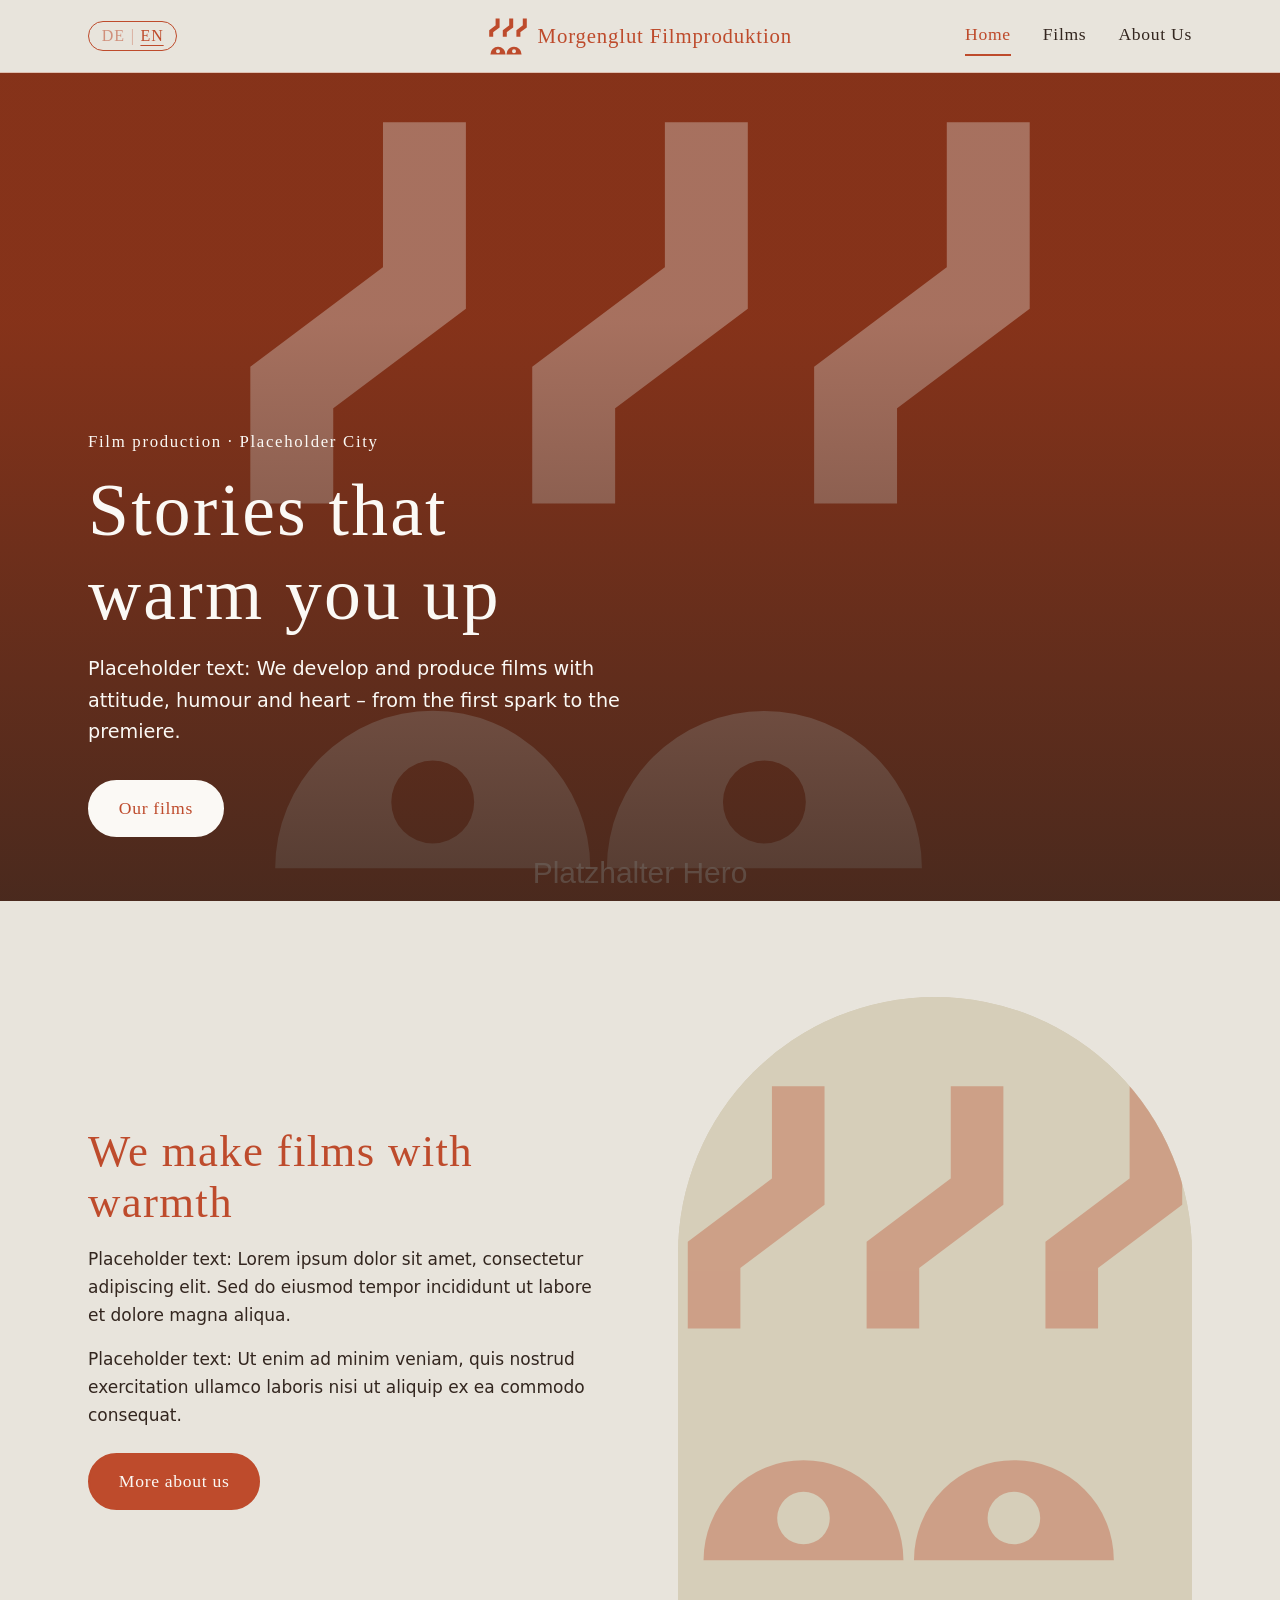
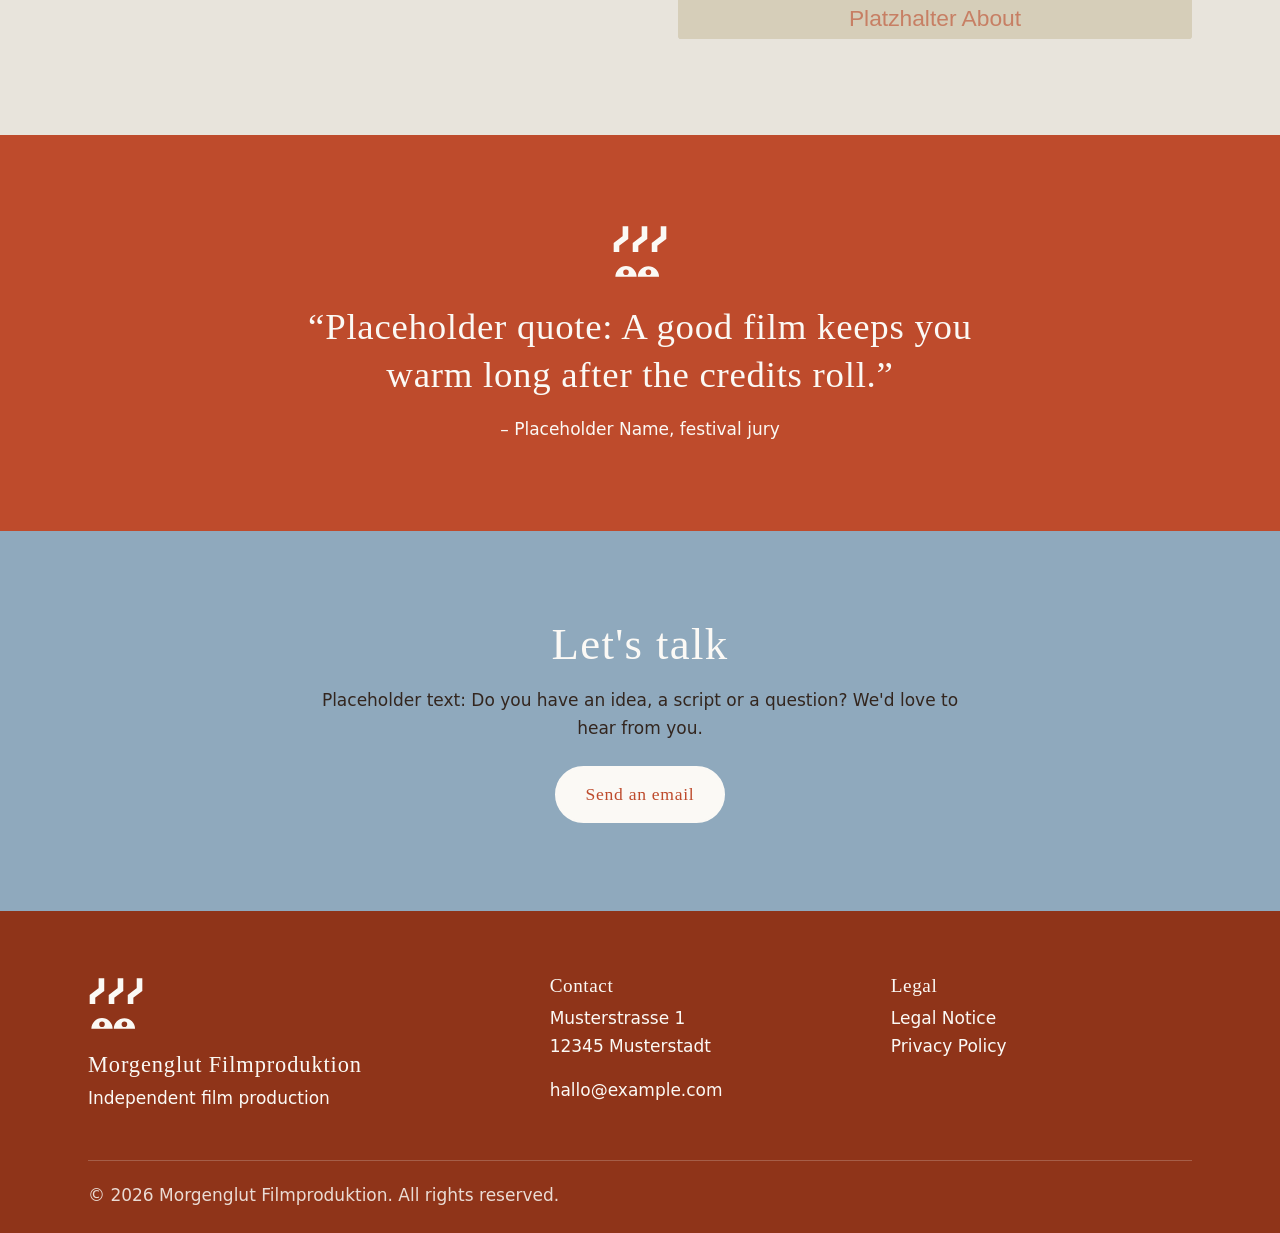
<file: index.html>
<!DOCTYPE html>
<html lang="de">
<head>
  <meta charset="utf-8">
  <meta name="viewport" content="width=device-width, initial-scale=1">
  <title>Morgenglut Filmproduktion</title>
  <meta name="description" content="">
  <link rel="stylesheet" href="css/style.css">
  <script src="js/config.js"></script>
  <script src="js/content.js"></script>
</head>
<body data-page="home">
  <div id="app"></div>
  <noscript>Bitte aktiviere JavaScript, um diese Seite anzuzeigen.</noscript>
  <script src="js/main.js"></script>
</body>
</html>
</file>
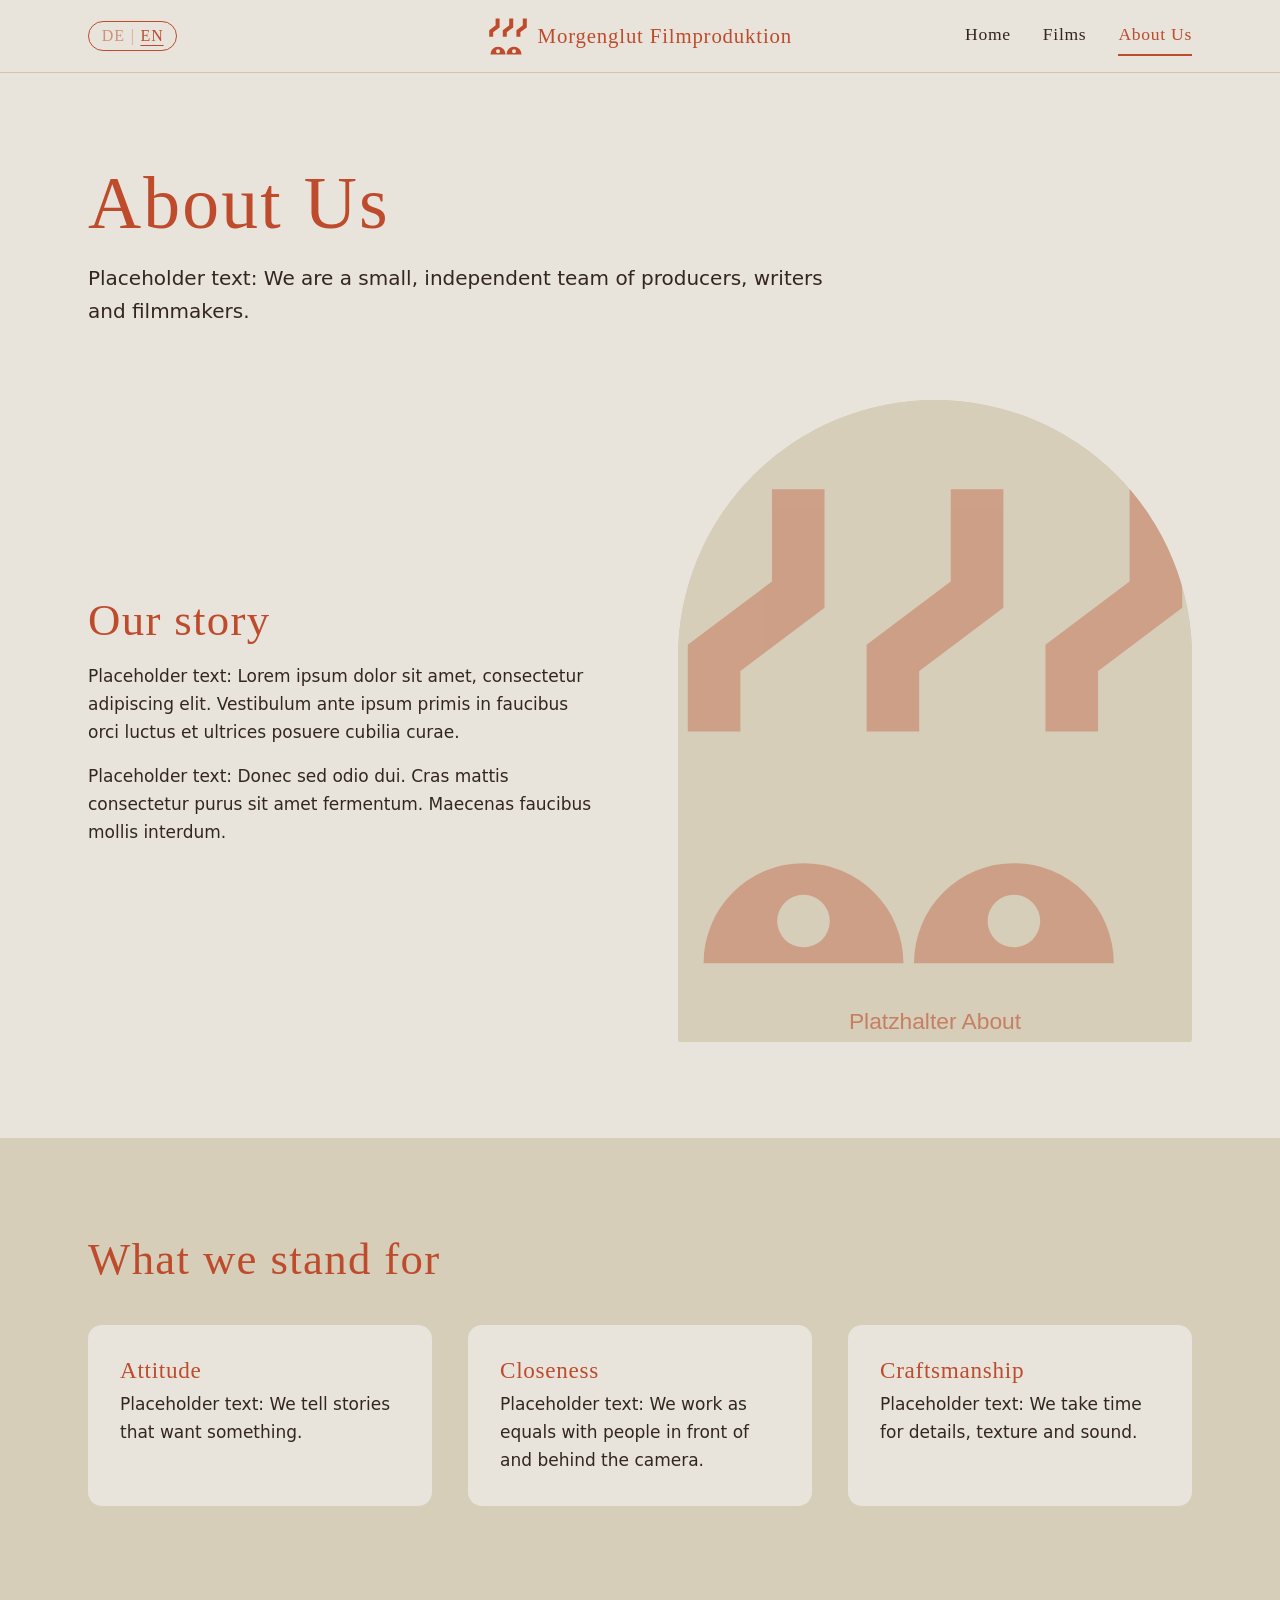
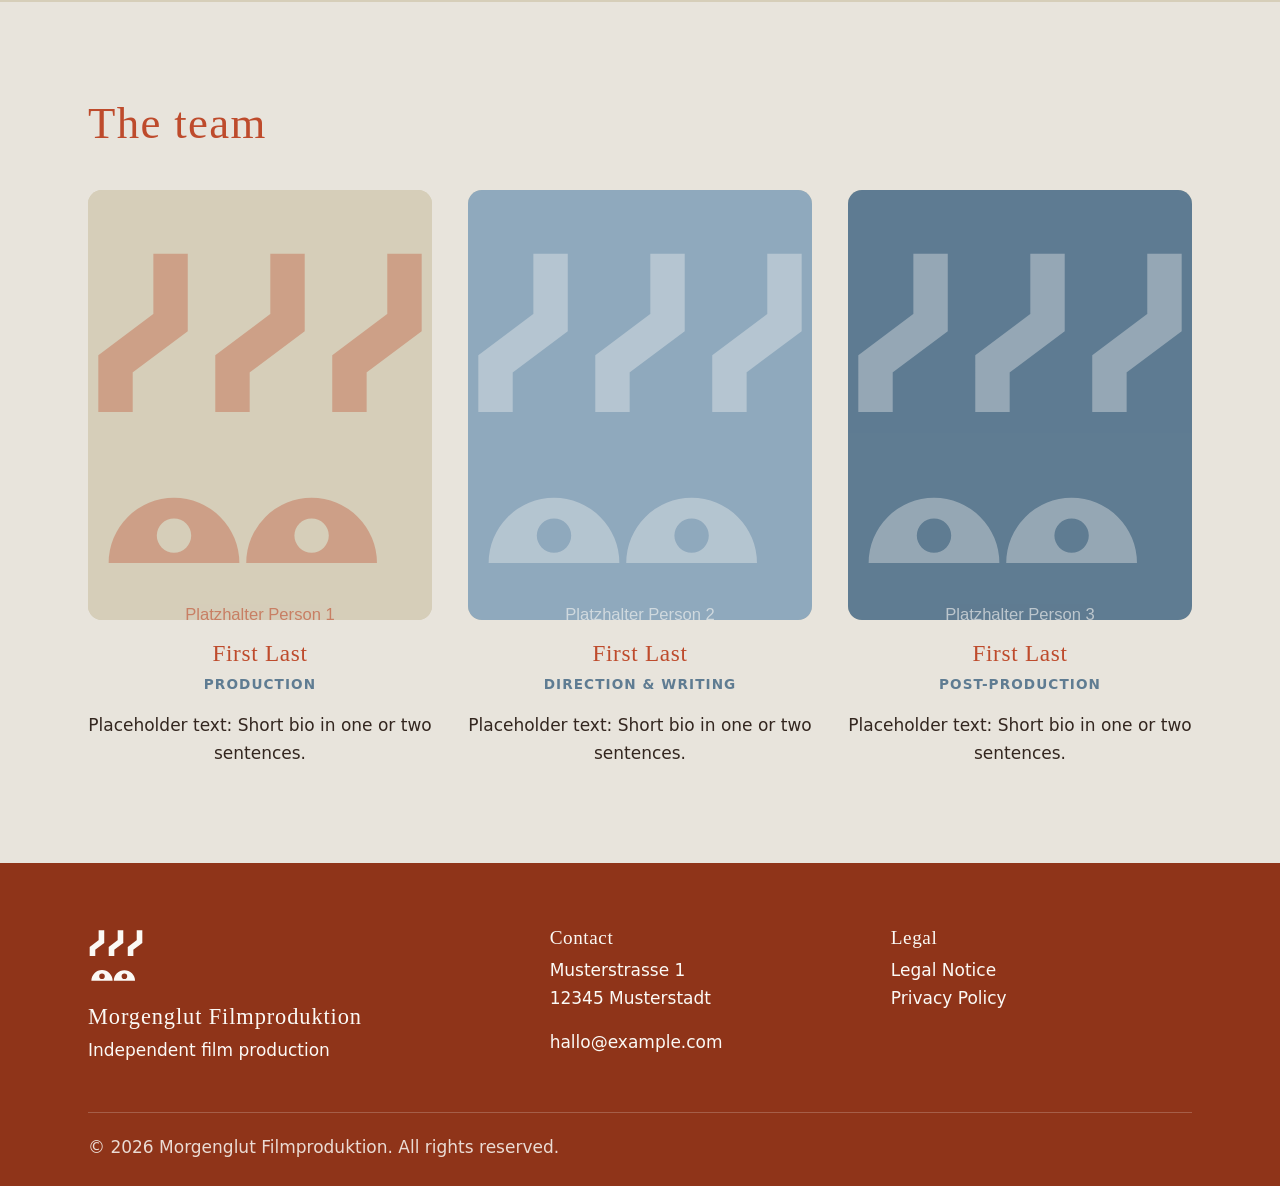
<file: about.html>
<!DOCTYPE html>
<html lang="de">
<head>
  <meta charset="utf-8">
  <meta name="viewport" content="width=device-width, initial-scale=1">
  <title>About Us – Morgenglut Filmproduktion</title>
  <meta name="description" content="">
  <link rel="stylesheet" href="css/style.css">
  <script src="js/config.js"></script>
  <script src="js/content.js"></script>
</head>
<body data-page="about">
  <div id="app"></div>
  <noscript>Bitte aktiviere JavaScript, um diese Seite anzuzeigen.</noscript>
  <script src="js/main.js"></script>
</body>
</html>
</file>
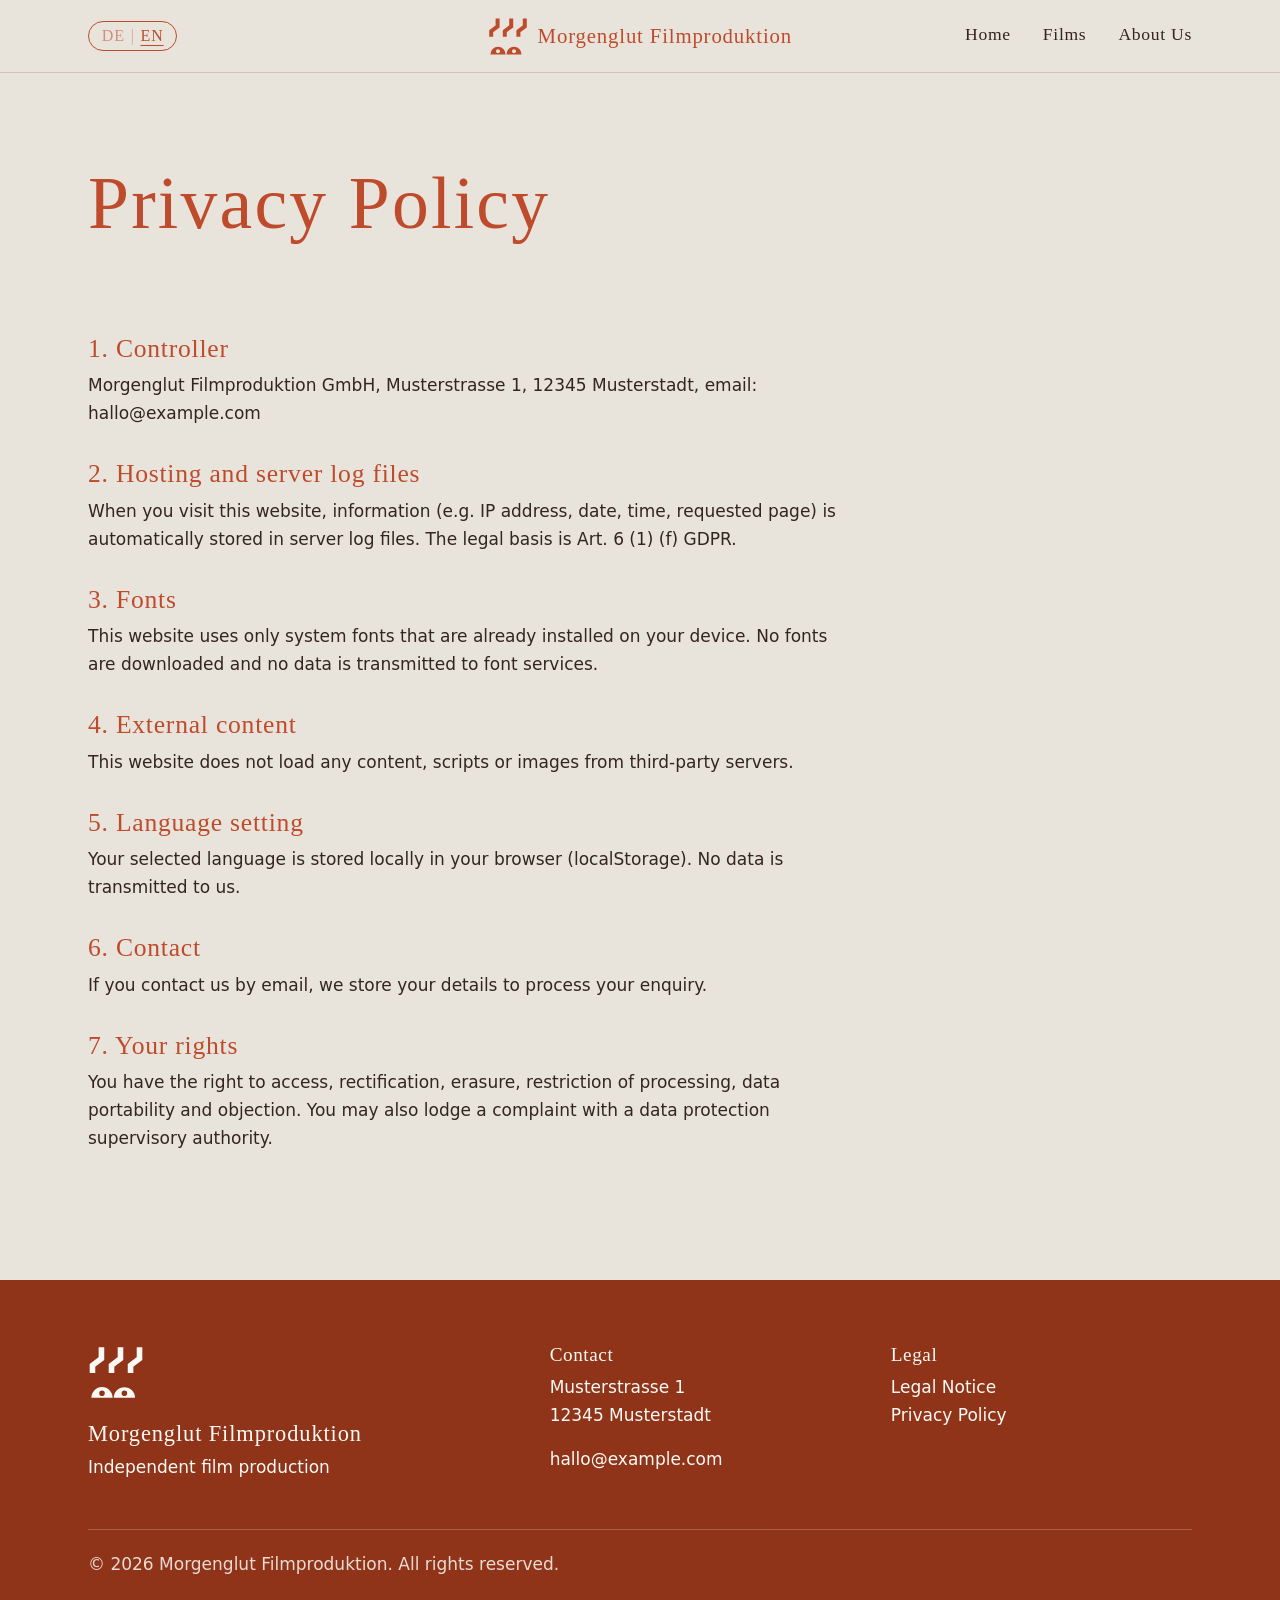
<file: datenschutz.html>
<!DOCTYPE html>
<html lang="de">
<head>
  <meta charset="utf-8">
  <meta name="viewport" content="width=device-width, initial-scale=1">
  <title>Datenschutz – Morgenglut Filmproduktion</title>
  <meta name="description" content="">
  <link rel="stylesheet" href="css/style.css">
  <script src="js/config.js"></script>
  <script src="js/content.js"></script>
</head>
<body data-page="privacy">
  <div id="app"></div>
  <noscript>Bitte aktiviere JavaScript, um diese Seite anzuzeigen.</noscript>
  <script src="js/main.js"></script>
</body>
</html>
</file>
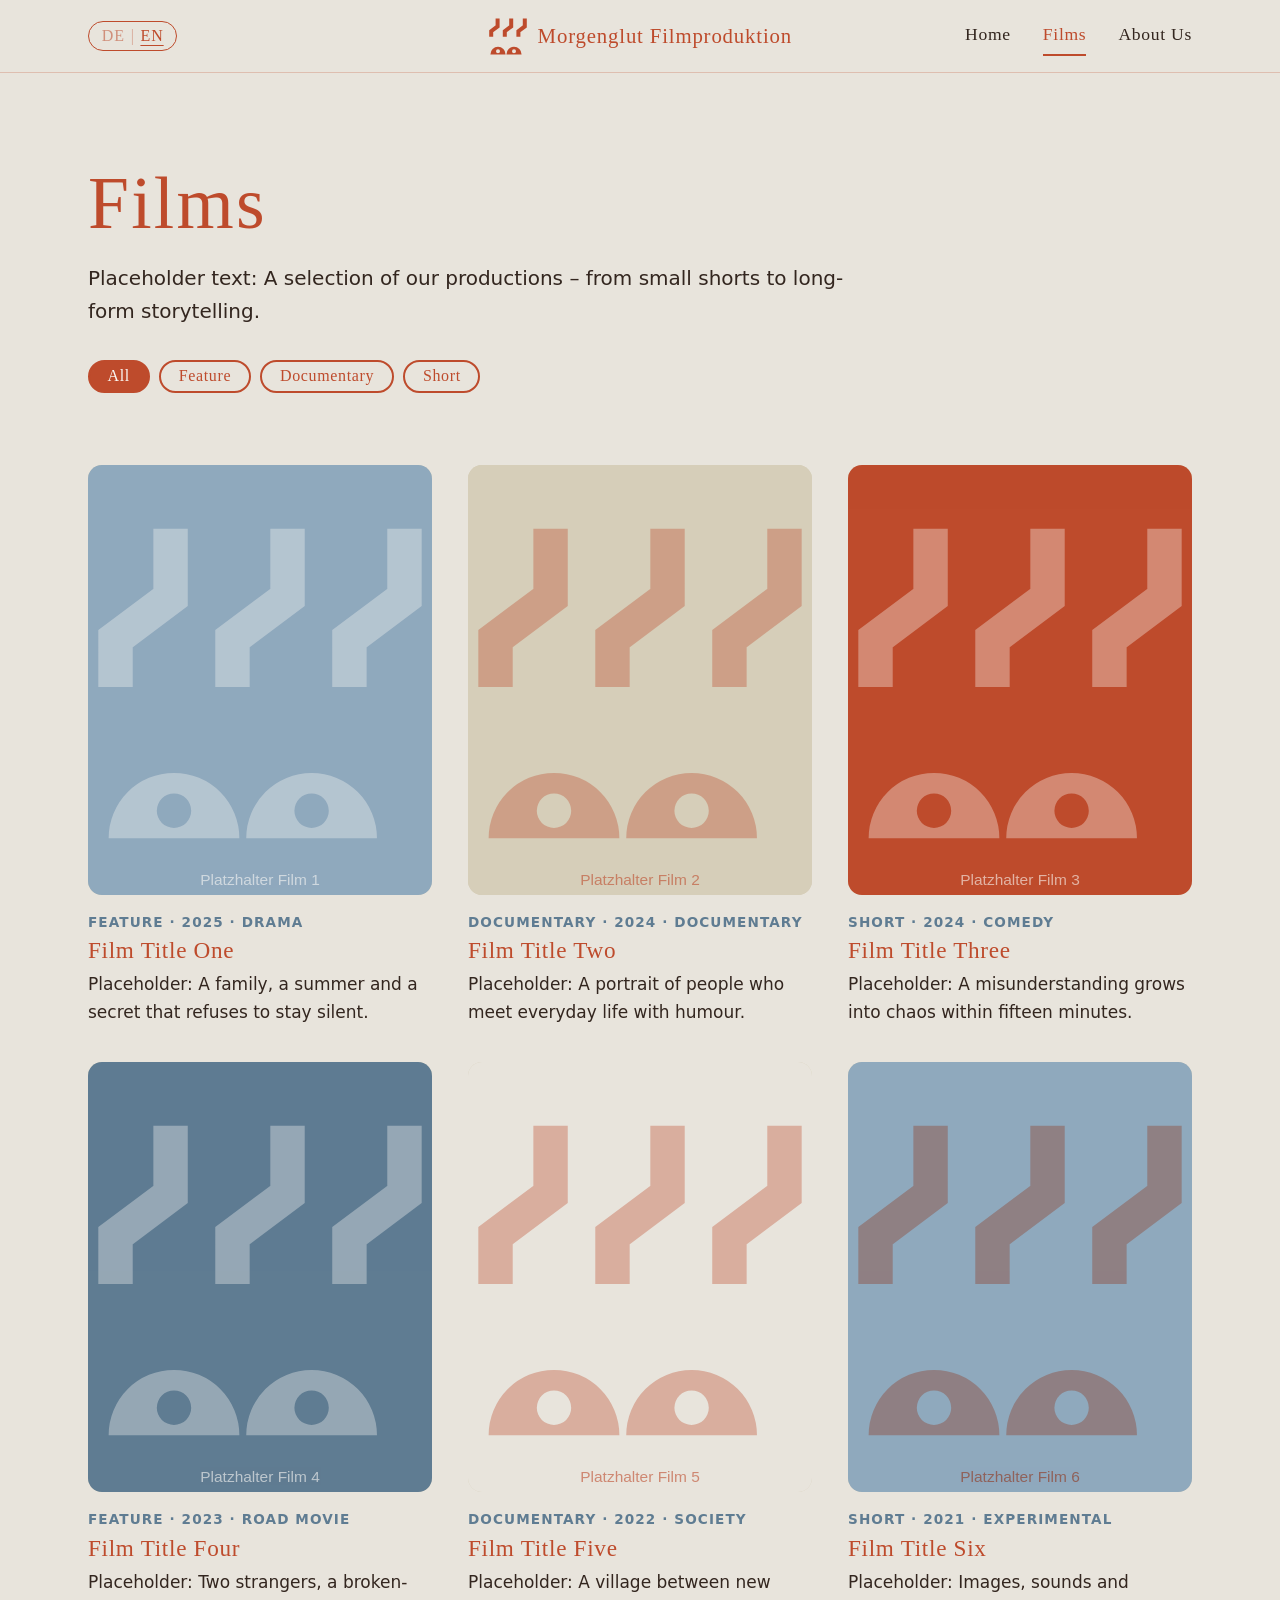
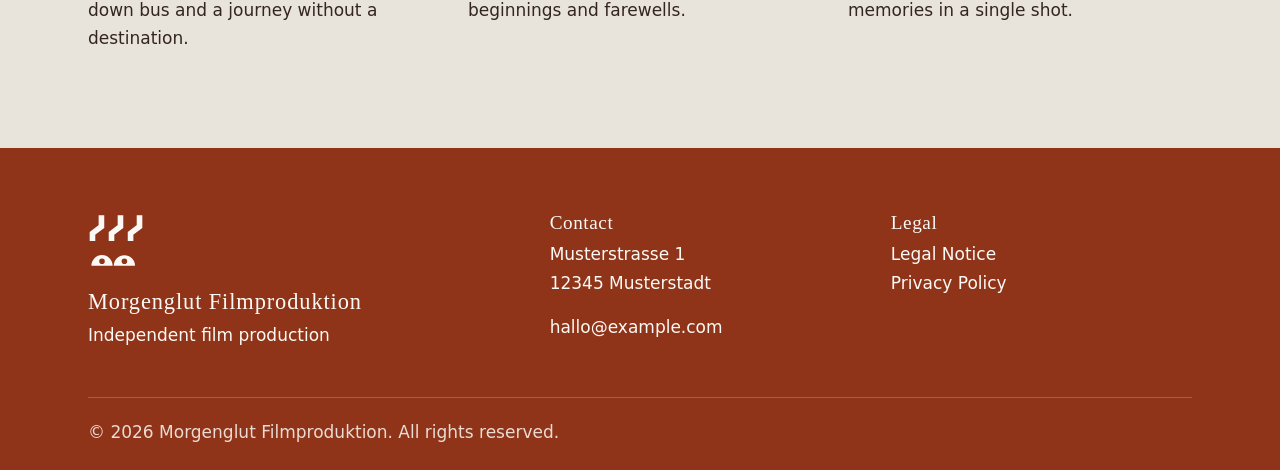
<file: filme.html>
<!DOCTYPE html>
<html lang="de">
<head>
  <meta charset="utf-8">
  <meta name="viewport" content="width=device-width, initial-scale=1">
  <title>Filme – Morgenglut Filmproduktion</title>
  <meta name="description" content="">
  <link rel="stylesheet" href="css/style.css">
  <script src="js/config.js"></script>
  <script src="js/content.js"></script>
</head>
<body data-page="films">
  <div id="app"></div>
  <noscript>Bitte aktiviere JavaScript, um diese Seite anzuzeigen.</noscript>
  <script src="js/main.js"></script>
</body>
</html>
</file>
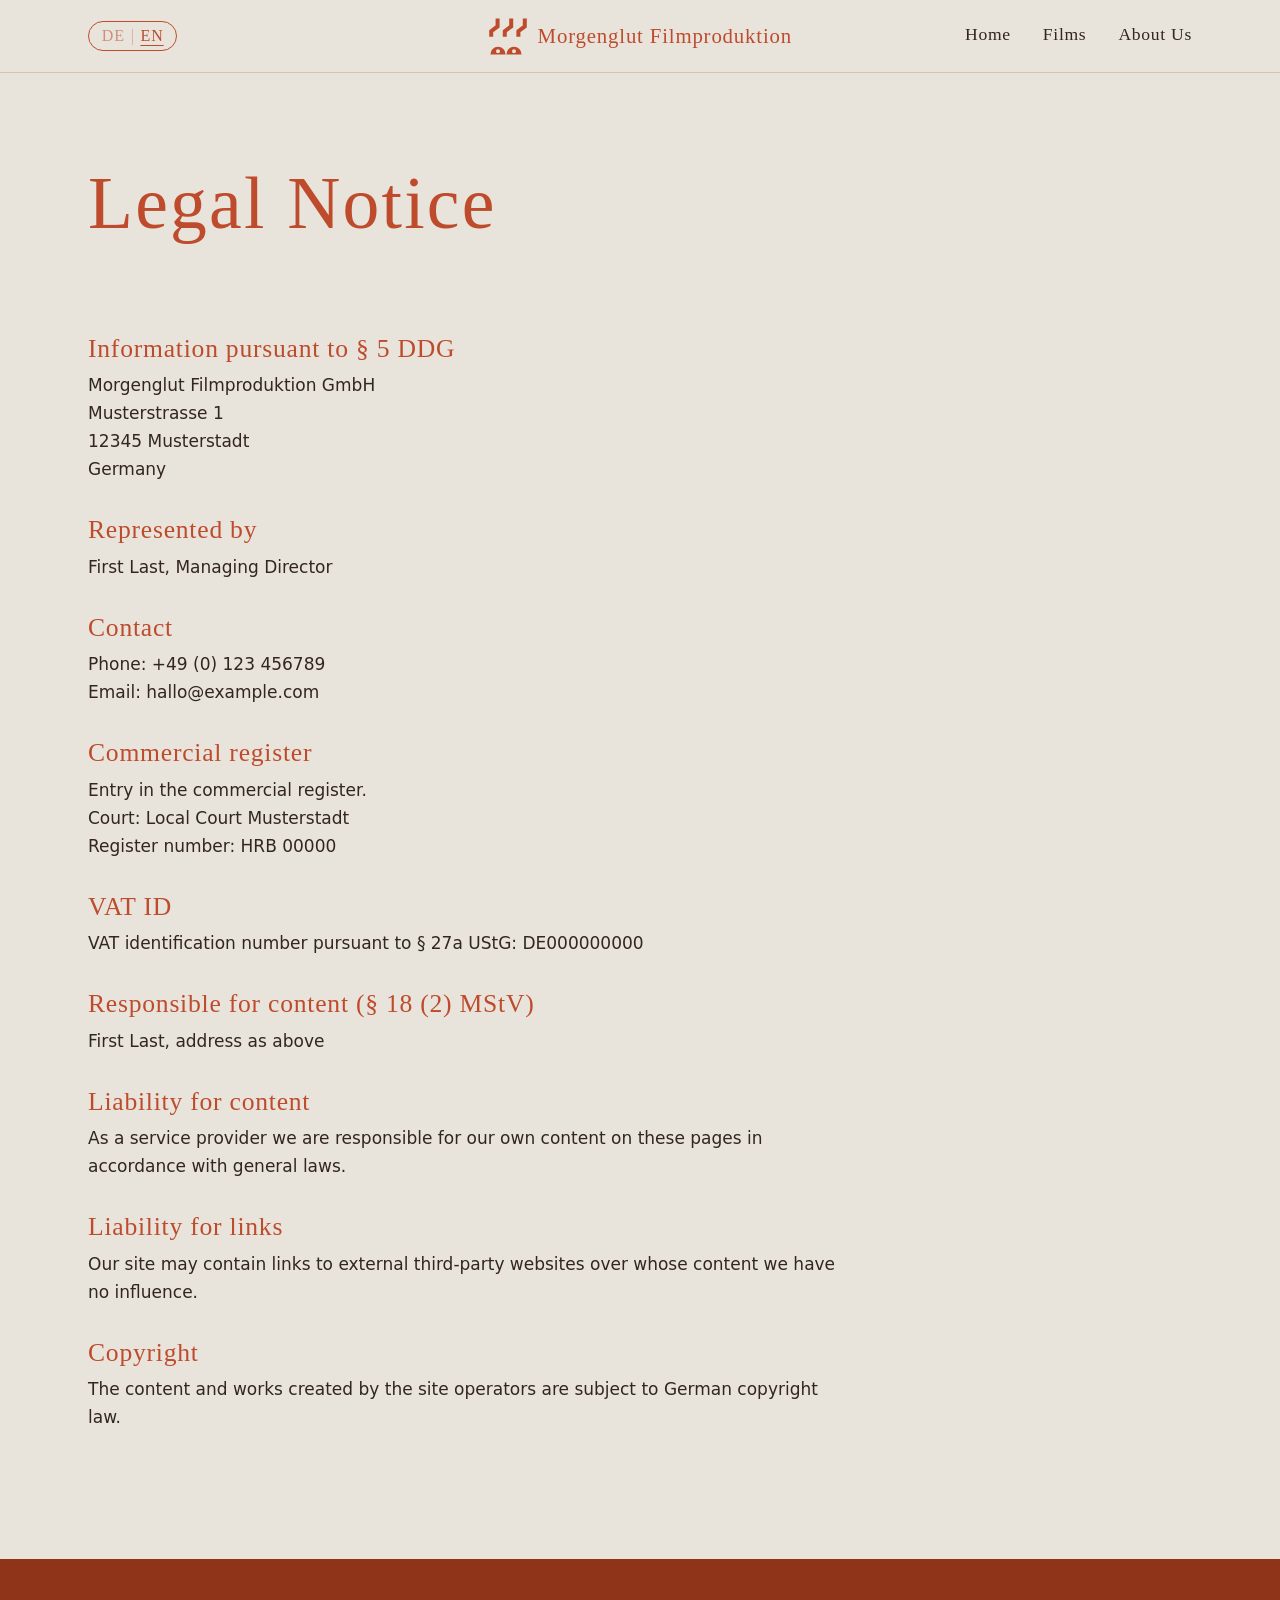
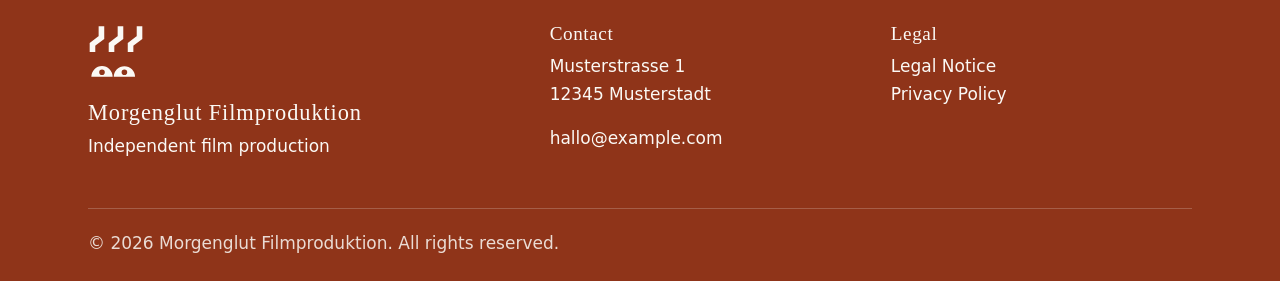
<file: impressum.html>
<!DOCTYPE html>
<html lang="de">
<head>
  <meta charset="utf-8">
  <meta name="viewport" content="width=device-width, initial-scale=1">
  <title>Impressum – Morgenglut Filmproduktion</title>
  <meta name="description" content="">
  <link rel="stylesheet" href="css/style.css">
  <script src="js/config.js"></script>
  <script src="js/content.js"></script>
</head>
<body data-page="imprint">
  <div id="app"></div>
  <noscript>Bitte aktiviere JavaScript, um diese Seite anzuzeigen.</noscript>
  <script src="js/main.js"></script>
</body>
</html>
</file>
<file: css/style.css>
/* =========================================================
   STYLE – Farben & Schriften kommen aus js/config.js
   Hover-Effekte gelten nur bei Geräten mit Maus (hover: hover),
   damit auf Touch-Geräten (iPad, Handy) nichts "hängen bleibt".
   Textlinks: auf Touch-Geräten immer unterstrichen, mit Maus nur
   beim Hover. Im mobilen Menü sind Impressum/Datenschutz nur auf
   der aktiven Seite unterstrichen.
   ========================================================= */
*, *::before, *::after { box-sizing: border-box; }
* { margin: 0; -webkit-tap-highlight-color: transparent; }

:root {
  --header-h: 72px;
  --maxw: 1200px;
  --pad: clamp(1.25rem, 4vw, 3rem);
  --radius: 14px;
}

html { scroll-behavior: smooth; }

body {
  font-family: var(--font-body);
  background: var(--background);
  color: var(--ink);
  line-height: 1.65;
  font-size: 1.0625rem;
  -webkit-font-smoothing: antialiased;
}
body.menu-open { overflow: hidden; }

img { max-width: 100%; display: block; }
a { color: inherit; }

/* Textlinks: auf Touch-Geräten immer unterstrichen, mit Maus nur beim Hover */
p a, .text-link, .site-footer a {
  text-decoration: none;
  text-underline-offset: 4px;
  text-decoration-thickness: 1px;
}
@media (hover: none) {
  p a, .text-link, .site-footer a { text-decoration: underline; }
}
@media (hover: hover) {
  p a:hover, .text-link:hover, .site-footer a:hover { text-decoration: underline; }
}

/* Bedienelemente: keine Auswahl-/Tipp-Markierung auf Touch-Geräten */
button {
  -webkit-appearance: none; appearance: none;
  -webkit-user-select: none; user-select: none;
  touch-action: manipulation;
}
a { touch-action: manipulation; }

h1, h2, h3 {
  font-family: var(--font-heading);
  font-weight: 400;
  line-height: 1.15;
  letter-spacing: .03em;
  color: var(--terracotta);
}
h1 { font-size: clamp(2.4rem, 6.5vw, 4.6rem); }
h2 { font-size: clamp(1.8rem, 3.8vw, 2.8rem); margin-bottom: 1rem; }
h3 { font-size: 1.45rem; margin-bottom: .4rem; }
p + p { margin-top: 1rem; }

.container { max-width: var(--maxw); margin: 0 auto; padding: 0 var(--pad); }

.skip-link {
  position: absolute; left: -999px; top: 0; z-index: 100;
  background: var(--terracotta); color: var(--cream); padding: .6rem 1rem;
  text-decoration: none;
}
.skip-link:focus { left: 0; }

/* Fokus-Rahmen nur für Tastaturbedienung */
:focus:not(:focus-visible) { outline: none; }
:focus-visible { outline: 3px solid var(--blue-dark); outline-offset: 3px; }
@media (pointer: coarse) {
  button:focus-visible, a:focus-visible { outline: none; }
}

/* ---------- Logos: feste Größe, damit beim Laden nichts springt ---------- */
.brand img,
.footer__brand img,
.band__inner img,
.mobile-menu__logo { object-fit: contain; flex-shrink: 0; }

/* ---------- Header ---------- */
.site-header {
  position: sticky; top: 0; z-index: 50;
  background: var(--background);
  border-bottom: 1px solid rgba(190, 75, 44, .25);
}
.header__inner {
  display: grid; grid-template-columns: 1fr auto 1fr; align-items: center;
  height: var(--header-h); max-width: var(--maxw); margin: 0 auto; padding: 0 var(--pad);
}

.lang-switch {
  justify-self: start; display: inline-flex; gap: .35rem; align-items: center;
  background: none; border: 1.5px solid var(--terracotta); border-radius: 999px;
  padding: .3rem .8rem; cursor: pointer; white-space: nowrap;
  font-family: var(--font-heading); font-size: 1rem; letter-spacing: .06em;
  color: var(--terracotta); opacity: 1;
}
.lang-switch span { opacity: .55; }
.lang-switch span.is-active { opacity: 1; text-decoration: underline; text-underline-offset: 4px; }
.lang-switch .lang-switch__sep { opacity: .4; }
@media (hover: hover) {
  .lang-switch:hover { background: var(--terracotta); color: var(--cream); }
}

.brand {
  display: flex; align-items: center; gap: .6rem; text-decoration: none;
  color: var(--terracotta); font-family: var(--font-heading);
  font-size: 1.3rem; letter-spacing: .04em; white-space: nowrap;
}
.brand img { width: 40px; height: 40px; }

.nav-desktop { justify-self: end; display: flex; gap: 2rem; white-space: nowrap; }
.nav-desktop a {
  text-decoration: none; font-family: var(--font-heading); font-size: 1.1rem;
  letter-spacing: .04em; color: var(--ink); padding: .25rem 0; white-space: nowrap;
  border-bottom: 2px solid transparent; transition: color .2s, border-color .2s;
}
.nav-desktop a.is-active { color: var(--terracotta); border-color: var(--terracotta); }
@media (hover: hover) {
  .nav-desktop a:hover { color: var(--terracotta); border-color: var(--terracotta); }
}

/* Burger (Standard: aus; wird von main.js über body.compact-nav aktiviert) */
.burger {
  display: none; justify-self: end; width: 46px; height: 46px;
  background: none; border: 0; cursor: pointer;
  flex-direction: column; justify-content: center; align-items: center; gap: 6px;
}
.burger span {
  display: block; width: 26px; height: 3px; background: var(--terracotta);
  border-radius: 2px; transition: transform .3s, opacity .3s;
}
body.menu-open .burger span:nth-child(1) { transform: translateY(9px) rotate(45deg); }
body.menu-open .burger span:nth-child(2) { opacity: 0; }
body.menu-open .burger span:nth-child(3) { transform: translateY(-9px) rotate(-45deg); }

/* Mobiles Menü (nur im kompakten Modus überhaupt vorhanden) */
.mobile-menu {
  position: fixed; inset: var(--header-h) 0 0 0; z-index: 40;
  background: var(--terracotta); color: var(--cream);
  display: flex; flex-direction: column; justify-content: center; align-items: center; gap: 2.5rem;
  padding: 2rem var(--pad);
  opacity: 0; visibility: hidden; transform: translateY(-10px);
  transition: opacity .3s, transform .3s, visibility .3s;
}
body:not(.compact-nav) .mobile-menu { display: none; }
body.menu-open .mobile-menu { opacity: 1; visibility: visible; transform: none; }
.mobile-menu a { text-decoration: none; font-family: var(--font-heading); letter-spacing: .04em; color: var(--cream); }
.mobile-menu__main { display: flex; flex-direction: column; align-items: center; gap: 1rem; }
.mobile-menu__main a { font-size: clamp(1.9rem, 8.5vw, 2.8rem); }
.mobile-menu__main a.is-active { text-decoration: underline; text-underline-offset: 8px; }
.mobile-menu__legal { display: flex; gap: 1.5rem; flex-wrap: wrap; justify-content: center; }
.mobile-menu .mobile-menu__legal a { font-size: 1.1rem; opacity: .85; text-decoration: none; }
.mobile-menu .mobile-menu__legal a.is-active { text-decoration: underline; text-underline-offset: 6px; text-decoration-thickness: 1px; opacity: 1; }
.mobile-menu__logo { width: 64px; height: 64px; opacity: .9; }

/* Kompakt-Modi (per JS gesetzt, wenn der Platz nicht reicht) */
body.compact-nav .nav-desktop { display: none; }
body.compact-nav .burger { display: flex; }
body.compact-brand .brand__name { display: none; }

/* ---------- Medien / Bilder ---------- */
.media { position: relative; overflow: hidden; background: var(--paper); border-radius: var(--radius); }
.media img { width: 100%; height: 100%; object-fit: cover; filter: grayscale(.35) contrast(.95); }
.media::after {   /* Terrakotta-Tönung für einheitlichen Look bei echten Fotos */
  content: ""; position: absolute; inset: 0; pointer-events: none;
  background: var(--terracotta); mix-blend-mode: multiply; opacity: .28;
}
.media--poster { aspect-ratio: 4 / 5; }
.media--arch   { aspect-ratio: 4 / 5; border-radius: 999px 999px var(--radius) var(--radius); }

/* Lokale Platzhalter: keine Tönung nötig */
.media img[src^="data:"] { filter: none; }
.media:has(img[src^="data:"])::after { display: none; }

/* ---------- Hero ---------- */
.hero {
  position: relative; min-height: calc(100vh - var(--header-h)); min-height: calc(100svh - var(--header-h));
  display: flex; align-items: flex-end; color: var(--cream);
  padding: 4rem 0;
}
.hero__media { position: absolute; inset: 0; border-radius: 0; background: var(--terracotta-dark); }
.hero__media::before {
  content: ""; position: absolute; inset: 0; z-index: 1;
  background: linear-gradient(to top, rgba(51, 38, 31, .75), rgba(51, 38, 31, .1) 70%);
}
.hero__content { position: relative; z-index: 2; width: 100%; }
.hero h1 { color: var(--cream); max-width: 14ch; margin-bottom: 1rem; }
.hero__text { max-width: 46ch; font-size: 1.2rem; margin-bottom: 2rem; }
.kicker { font-family: var(--font-heading); letter-spacing: .1em; font-size: 1.05rem; margin-bottom: .75rem; }

/* ---------- Sections ---------- */
.section { padding: clamp(3rem, 8vw, 6rem) 0; }
.section--tight { padding-top: clamp(1.5rem, 4vw, 3rem); }
.section--paper { background: var(--paper); }
.section__head { display: flex; justify-content: space-between; align-items: baseline; gap: 1rem; flex-wrap: wrap; margin-bottom: 2rem; }
.section__head h2 { margin: 0; }

.page-head { padding: clamp(3rem, 8vw, 5.5rem) 0 1.5rem; }
.page-head h1 { margin-bottom: 1rem; }
.lead { font-size: 1.25rem; max-width: 60ch; }
.note { background: var(--paper); border-left: 4px solid var(--terracotta); padding: .75rem 1rem; max-width: 60ch; }

.grid-2 { display: grid; grid-template-columns: 1fr 1fr; gap: clamp(2rem, 6vw, 5rem); align-items: center; }
.grid-3 { display: grid; grid-template-columns: repeat(3, 1fr); gap: clamp(1.25rem, 3vw, 2.25rem); }
@media (max-width: 900px) { .grid-3 { grid-template-columns: repeat(2, 1fr); } }
@media (max-width: 700px) {
  .grid-2 { grid-template-columns: 1fr; }
  .grid-3 { grid-template-columns: 1fr; }
  .grid-2 .media--arch { max-width: 360px; }
}

/* ---------- Buttons / Links ---------- */
.btn {
  display: inline-block; margin-top: 1.5rem; padding: .75rem 1.8rem;
  background: var(--terracotta); color: var(--cream); text-decoration: none;
  font-family: var(--font-heading); font-size: 1.1rem; letter-spacing: .04em;
  border-radius: 999px; border: 2px solid var(--terracotta);
  transition: background .2s, color .2s;
}
.btn--light { background: var(--cream); color: var(--terracotta); border-color: var(--cream); margin-top: 0; }
@media (hover: hover) {
  .btn:hover { background: var(--terracotta-dark); border-color: var(--terracotta-dark); }
  .btn--light:hover { background: transparent; color: var(--cream); border-color: var(--cream); }
}

.text-link { font-family: var(--font-heading); font-size: 1.1rem; letter-spacing: .04em; color: var(--terracotta); }

/* ---------- Filter ---------- */
.chips { display: flex; gap: .6rem; flex-wrap: wrap; margin-top: 2rem; }
.chip {
  background: transparent; border: 2px solid var(--terracotta); color: var(--terracotta);
  padding: .35rem 1.1rem; border-radius: 999px; cursor: pointer;
  font-family: var(--font-heading); font-size: 1rem; letter-spacing: .04em;
  transition: background .2s, color .2s;
}
.chip.is-active { background: var(--terracotta); color: var(--cream); }
@media (hover: hover) {
  .chip:hover { background: var(--terracotta); color: var(--cream); }
}

/* ---------- Film-Karten ---------- */
.film-card .media img { transition: transform .5s ease; }
@media (hover: hover) {
  .film-card:hover .media img { transform: scale(1.05); }
}
.film-card__body { padding-top: 1rem; }
.film-card__meta { font-size: .85rem; text-transform: uppercase; letter-spacing: .08em; color: var(--blue-dark); font-weight: 600; margin-bottom: .25rem; }

/* ---------- About ---------- */
.value { background: var(--background); padding: 2rem; border-radius: var(--radius); margin-top: 1.5rem; }
.member { text-align: center; margin-top: 1.5rem; }
.member h3 { margin-top: 1.25rem; }
.member__role { color: var(--blue-dark); font-weight: 600; text-transform: uppercase; letter-spacing: .08em; font-size: .85rem; margin-bottom: .75rem; }

/* ---------- Bänder ---------- */
.band { padding: clamp(3rem, 8vw, 5.5rem) 0; text-align: center; }
.band--terracotta { background: var(--terracotta); color: var(--cream); }
.band--blue { background: var(--blue); color: var(--ink); }
.band--blue h2 { color: var(--cream); }
.band__inner { max-width: 760px; }
.band__inner img { width: 56px; height: 56px; margin: 0 auto 1.5rem; }
.band blockquote { font-family: var(--font-heading); font-size: clamp(1.5rem, 3.6vw, 2.3rem); line-height: 1.3; letter-spacing: .02em; }
.band__inner p { margin-top: 1rem; }

/* ---------- Rechtstexte ---------- */
.legal__block { max-width: 760px; margin-bottom: 2rem; }
.legal h2 { font-size: 1.6rem; margin-bottom: .5rem; }

/* ---------- Footer ---------- */
.site-footer { background: var(--terracotta-dark); color: var(--cream); padding: 4rem 0 1.5rem; margin-top: 0; }
.footer__grid { display: grid; grid-template-columns: 1.4fr 1fr 1fr; gap: 2.5rem; }
.footer__brand img { width: 56px; height: 56px; margin-bottom: 1rem; }
.footer__name { font-family: var(--font-heading); font-size: 1.4rem; letter-spacing: .04em; }
.site-footer h3 { color: var(--cream); font-size: 1.2rem; }
.footer__links { list-style: none; padding: 0; }
.footer__bottom { margin-top: 3rem; padding-top: 1.25rem; border-top: 1px solid rgba(251, 249, 245, .25); opacity: .85; }
@media (max-width: 700px) { .footer__grid { grid-template-columns: 1fr; } }

/* ---------- Scroll-Animation ---------- */
.reveal { opacity: 0; transform: translateY(18px); transition: opacity .7s ease, transform .7s ease; }
.reveal.is-visible { opacity: 1; transform: none; }

@media (prefers-reduced-motion: reduce) {
  html { scroll-behavior: auto; }
  .reveal { opacity: 1; transform: none; transition: none; }
  * { animation: none !important; }
}
</file>
